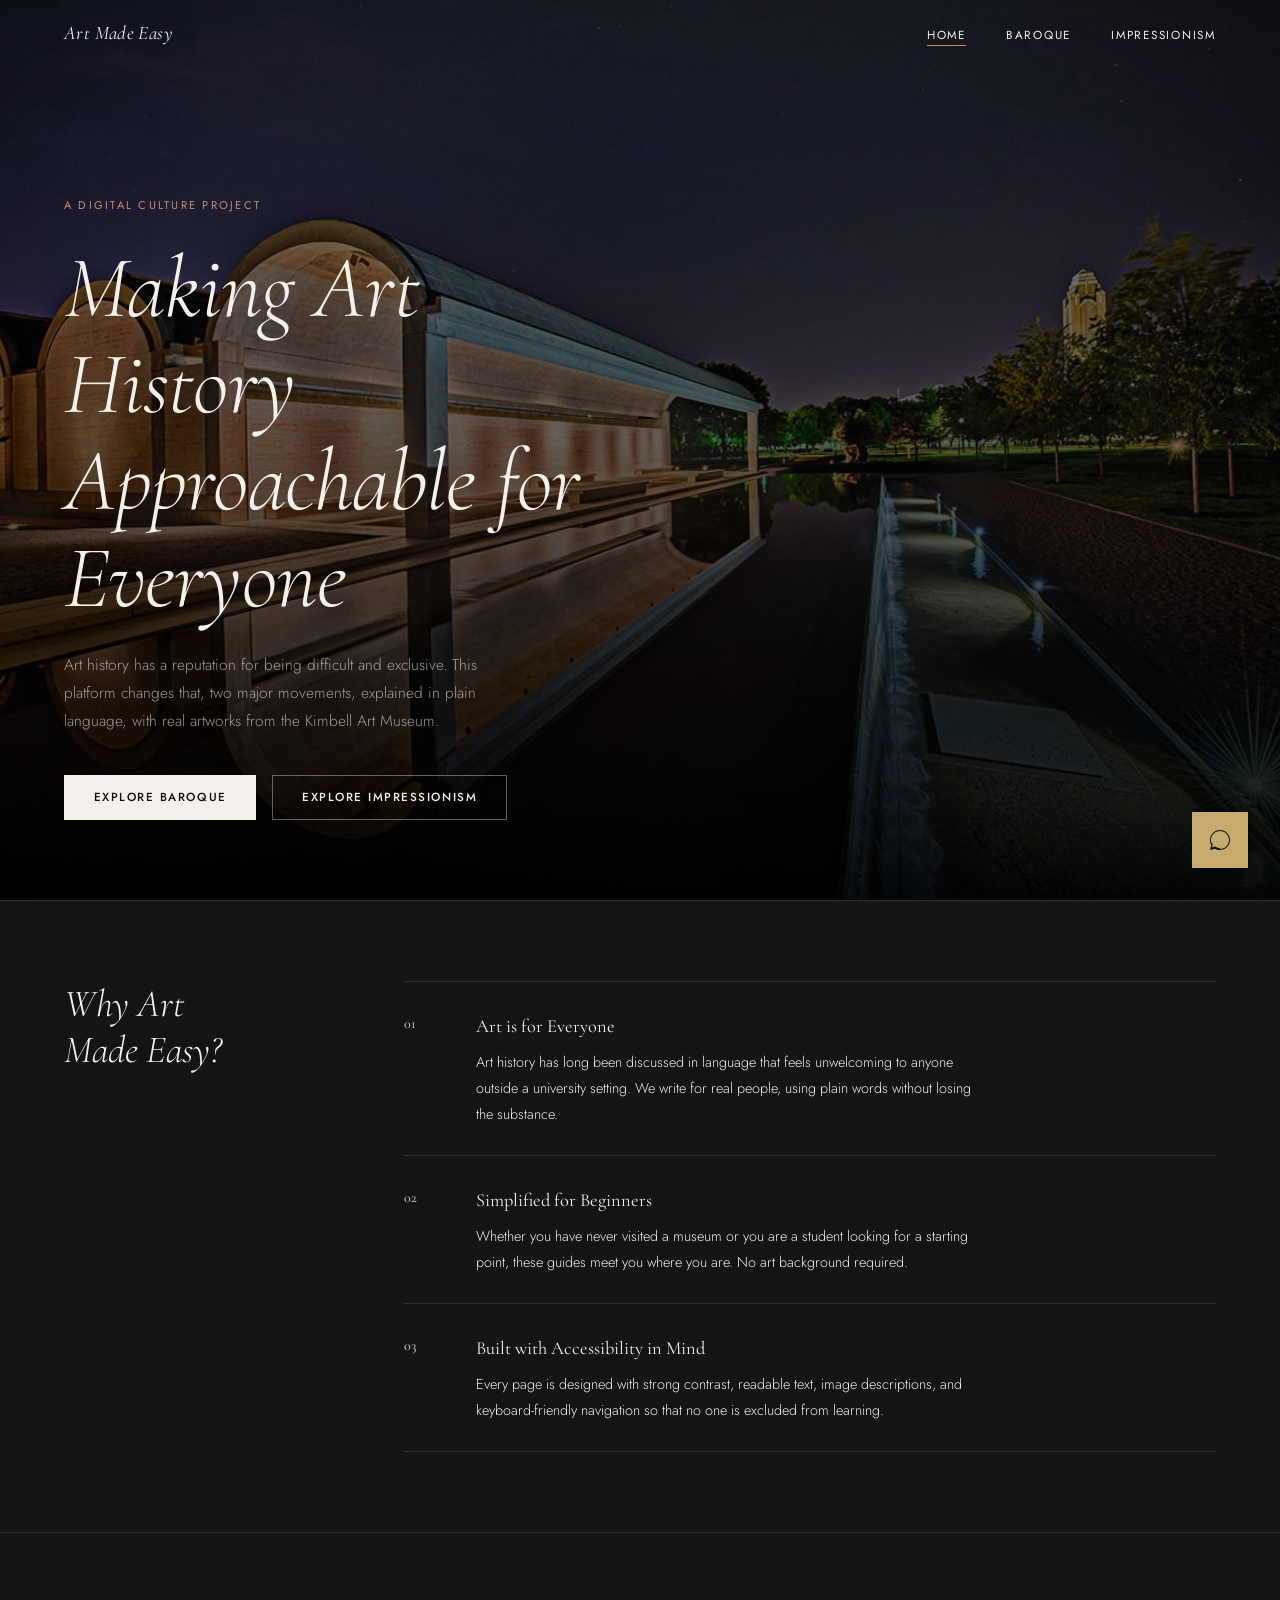
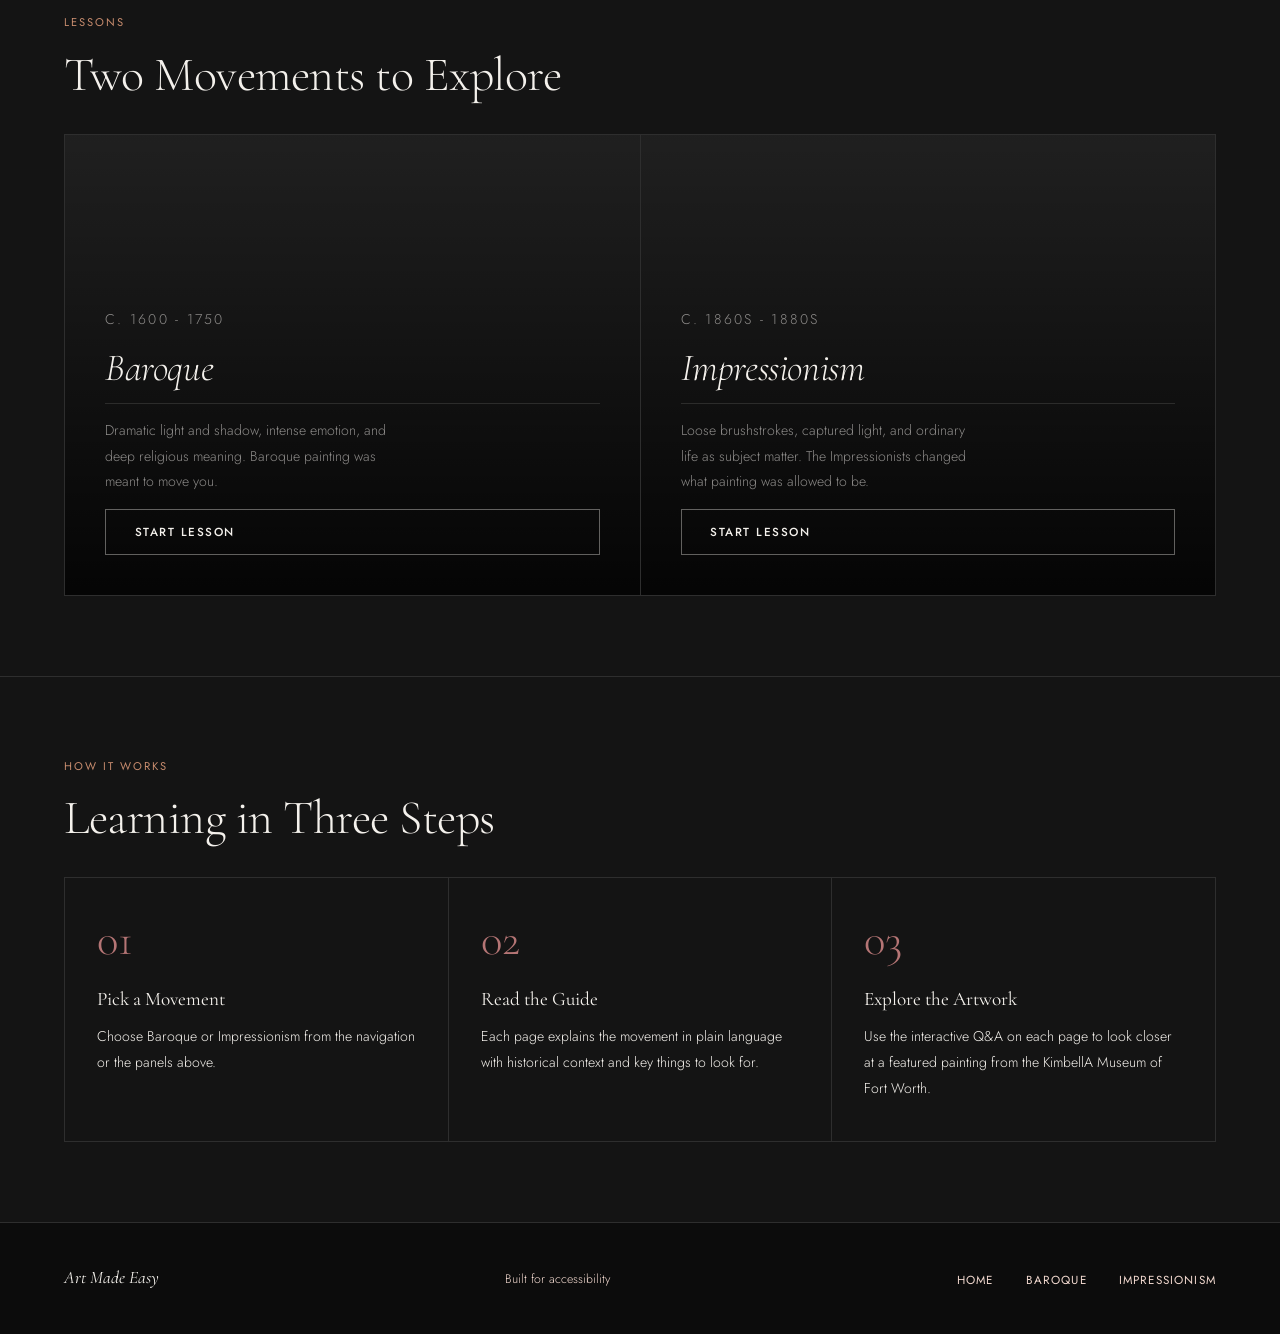
<file: index.html>
<!DOCTYPE html>
<html lang="en">
<head>
  <meta charset="UTF-8" />
  <meta name="viewport" content="width=device-width, initial-scale=1.0" />
  <meta name="description" content="Art Made Easy, a free, accessible platform that makes art history simple and approachable for everyone." />
  <title>Art Made Easy</title>
  <link rel="stylesheet" href="style.css" />
</head>
<body>

  <a class="skip-link" href="#main-content">Skip to main content</a>

  <!-- =============================================
       NAVIGATION, fixed, transparent until scroll
  ============================================= -->
  <nav class="site-nav" aria-label="Main navigation">
    <div class="container site-nav__inner">
      <a class="site-nav__logo" href="index.html" aria-label="Art Made Easy, Home">Art Made Easy</a>
      <button class="nav-toggle" aria-expanded="false" aria-controls="nav-links" aria-label="Toggle navigation menu">&#9776;</button>
      <ul class="site-nav__links" id="nav-links" role="list">
        <li><a href="index.html" aria-current="page">Home</a></li>
        <li><a href="baroque.html">Baroque</a></li>
        <li><a href="impressionism.html">Impressionism</a></li>
      </ul>
    </div>
  </nav>

  <main id="main-content">

    <!-- =============================================
         HERO, full-bleed dark image
    ============================================= -->
    <section class="hero" aria-labelledby="hero-heading">

      <!-- Background image slot.
           TO ADD YOUR PHOTO: uncomment the <img> tag below,
           save your file as hero-bg.jpg in the project folder. -->
      <div class="hero__bg" aria-hidden="true">
         <img src="kimbell_arts.jpg" alt="" />
      </div>

      <div class="hero__overlay" aria-hidden="true"></div>

      <div class="hero__content">
        <div class="container">
          <span class="hero__eyebrow">A Digital Culture Project</span>
          <h1 id="hero-heading">Making Art History Approachable for Everyone</h1>
          <p class="hero__desc">
            Art history has a reputation for being difficult and exclusive.
            This platform changes that, two major movements, explained in plain
            language, with real artworks from the Kimbell Art Museum.
          </p>
          <div class="hero__links">
            <a href="baroque.html" class="btn btn--light">Explore Baroque</a>
            <a href="impressionism.html" class="btn btn--outline">Explore Impressionism</a>
          </div>
        </div>
      </div>

    </section>

    <!-- =============================================
         MISSION
    ============================================= -->
    <div class="about-strip">
      <div class="container about-strip__inner">

        <h2 class="about-strip__heading">Why Art<br>Made Easy?</h2>

        <ul class="mission-list" aria-label="Our three guiding principles">
          <li>
            <span class="mission-list__num">01</span>
            <div class="mission-list__text">
              <strong>Art is for Everyone</strong>
              <p>
                Art history has long been discussed in language that feels unwelcoming
                to anyone outside a university setting. We write for real people, using
                plain words without losing the substance.
              </p>
            </div>
          </li>
          <li>
            <span class="mission-list__num">02</span>
            <div class="mission-list__text">
              <strong>Simplified for Beginners</strong>
              <p>
                Whether you have never visited a museum or you are a student looking
                for a starting point, these guides meet you where you are.
                No art background required.
              </p>
            </div>
          </li>
          <li>
            <span class="mission-list__num">03</span>
            <div class="mission-list__text">
              <strong>Built with Accessibility in Mind</strong>
              <p>
                Every page is designed with strong contrast, readable text, image
                descriptions, and keyboard-friendly navigation so that no one is
                excluded from learning.
              </p>
            </div>
          </li>
        </ul>

      </div>
    </div>

    <!-- =============================================
         MOVEMENTS
    ============================================= -->
    <section class="movements-section" aria-labelledby="movements-heading">
      <div class="container">

        <span class="eyebrow">Lessons</span>
        <h2 id="movements-heading">Two Movements to Explore</h2>

        <div class="movements-grid" role="list">

          <!-- Baroque panel -->
          <article class="movement-panel" aria-label="Baroque lesson" role="listitem">
            <!-- Background image slot.
                 TO ADD: uncomment, save file as baroque-panel.jpg -->
            <div class="movement-panel__bg" aria-hidden="true">
              <!-- <img src="baroque-panel.jpg" alt="" /> -->
            </div>
            <div class="movement-panel__overlay" aria-hidden="true"></div>
            <div class="movement-panel__content">
              <p class="movement-panel__era">c. 1600 - 1750</p>
              <h3>Baroque</h3>
              <p>
                Dramatic light and shadow, intense emotion, and deep religious meaning.
                Baroque painting was meant to move you.
              </p>
              <a href="baroque.html" class="btn btn--outline" aria-label="Start the Baroque lesson">Start Lesson</a>
            </div>
          </article>

          <!-- Impressionism panel -->
          <article class="movement-panel" aria-label="Impressionism lesson" role="listitem">
            <div class="movement-panel__bg" aria-hidden="true">
              <!-- <img src="impressionism-panel.jpg" alt="" /> -->
            </div>
            <div class="movement-panel__overlay" aria-hidden="true"></div>
            <div class="movement-panel__content">
              <p class="movement-panel__era">c. 1860s - 1880s</p>
              <h3>Impressionism</h3>
              <p>
                Loose brushstrokes, captured light, and ordinary life as subject matter.
                The Impressionists changed what painting was allowed to be.
              </p>
              <a href="impressionism.html" class="btn btn--outline" aria-label="Start the Impressionism lesson">Start Lesson</a>
            </div>
          </article>

        </div>
      </div>
    </section>

    <!-- =============================================
         HOW IT WORKS
    ============================================= -->
    <section class="steps-section" aria-labelledby="steps-heading">
      <div class="container">
        <span class="eyebrow">How It Works</span>
        <h2 id="steps-heading">Learning in Three Steps</h2>
        <div class="steps-grid" role="list">

          <div class="step-cell" role="listitem">
            <span class="step-cell__num">01</span>
            <strong>Pick a Movement</strong>
            <p>Choose Baroque or Impressionism from the navigation or the panels above.</p>
          </div>

          <div class="step-cell" role="listitem">
            <span class="step-cell__num">02</span>
            <strong>Read the Guide</strong>
            <p>Each page explains the movement in plain language with historical context and key things to look for.</p>
          </div>

          <div class="step-cell" role="listitem">
            <span class="step-cell__num">03</span>
            <strong>Explore the Artwork</strong>
            <p>Use the interactive Q&amp;A on each page to look closer at a featured painting from the  KimbellA Museum of Fort Worth.</p>
          </div>

        </div>
      </div>
    </section>

  </main>

  <!-- =============================================
       FOOTER
  ============================================= -->
  <footer class="site-footer" role="contentinfo">
    <div class="container site-footer__inner">
      <a class="site-footer__logo" href="index.html">Art Made Easy</a>
      <p class="site-footer__copy">Built for accessibility</p>
      <nav aria-label="Footer navigation">
        <ul class="site-footer__links" role="list">
          <li><a href="index.html">Home</a></li>
          <li><a href="baroque.html">Baroque</a></li>
          <li><a href="impressionism.html">Impressionism</a></li>
        </ul>
      </nav>
    </div>
  </footer>

  <script src="script.js"></script>
  <!-- AI Chatbot -->
<div id="chat-widget"></div>
<script src="chatbot.js"></script>
</body>
</html>
</file>
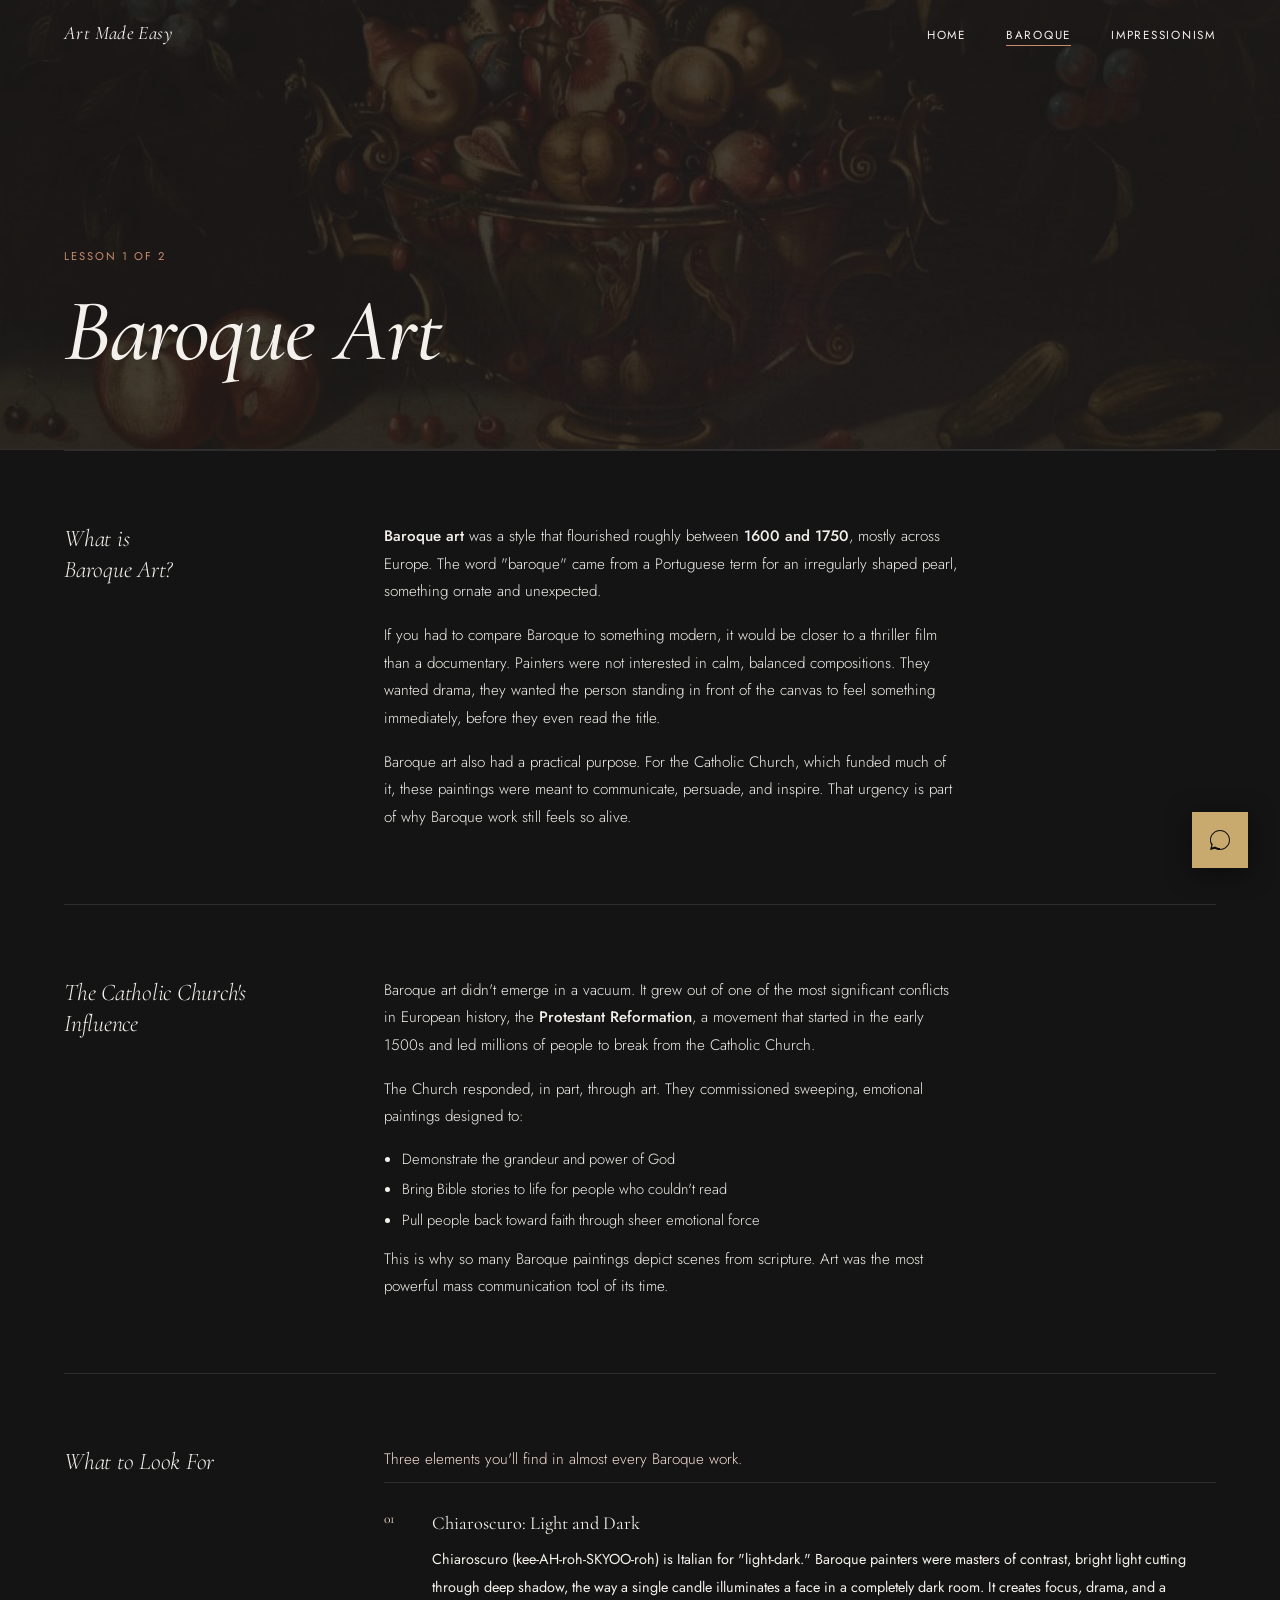
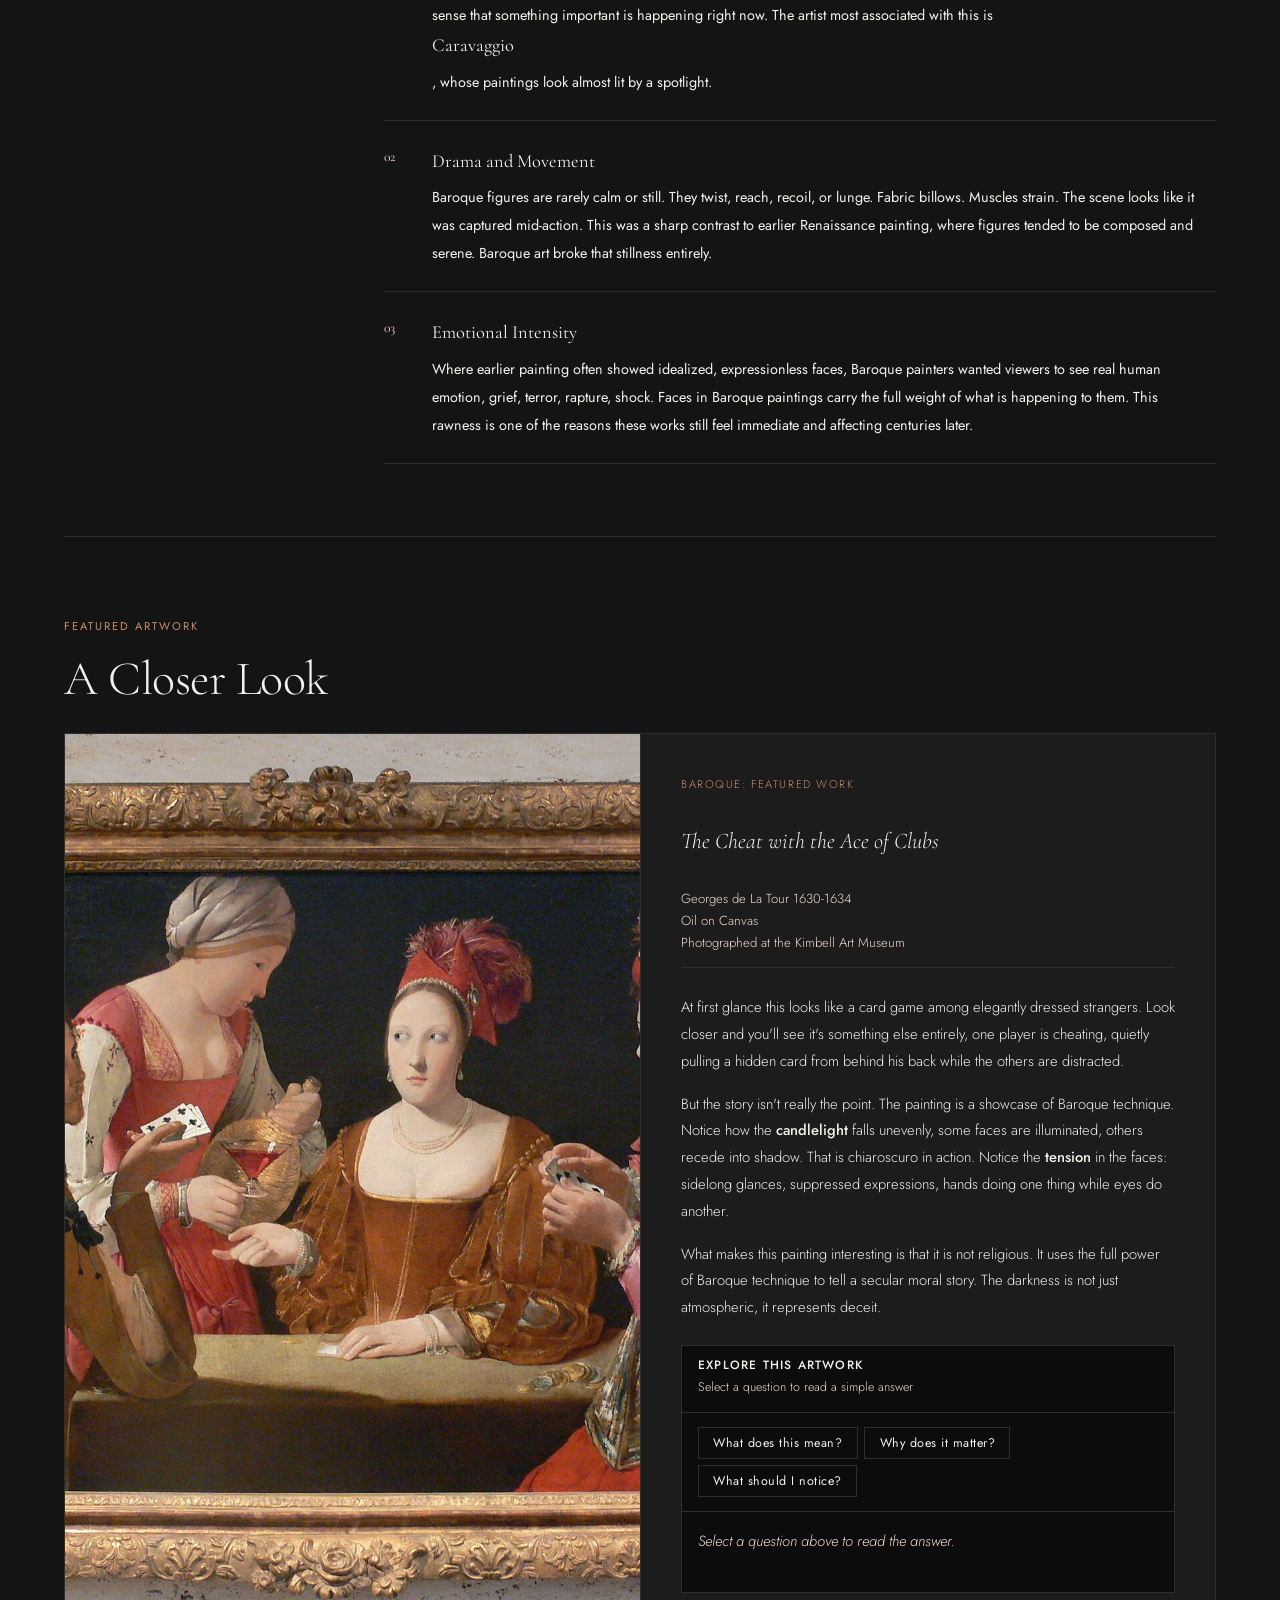
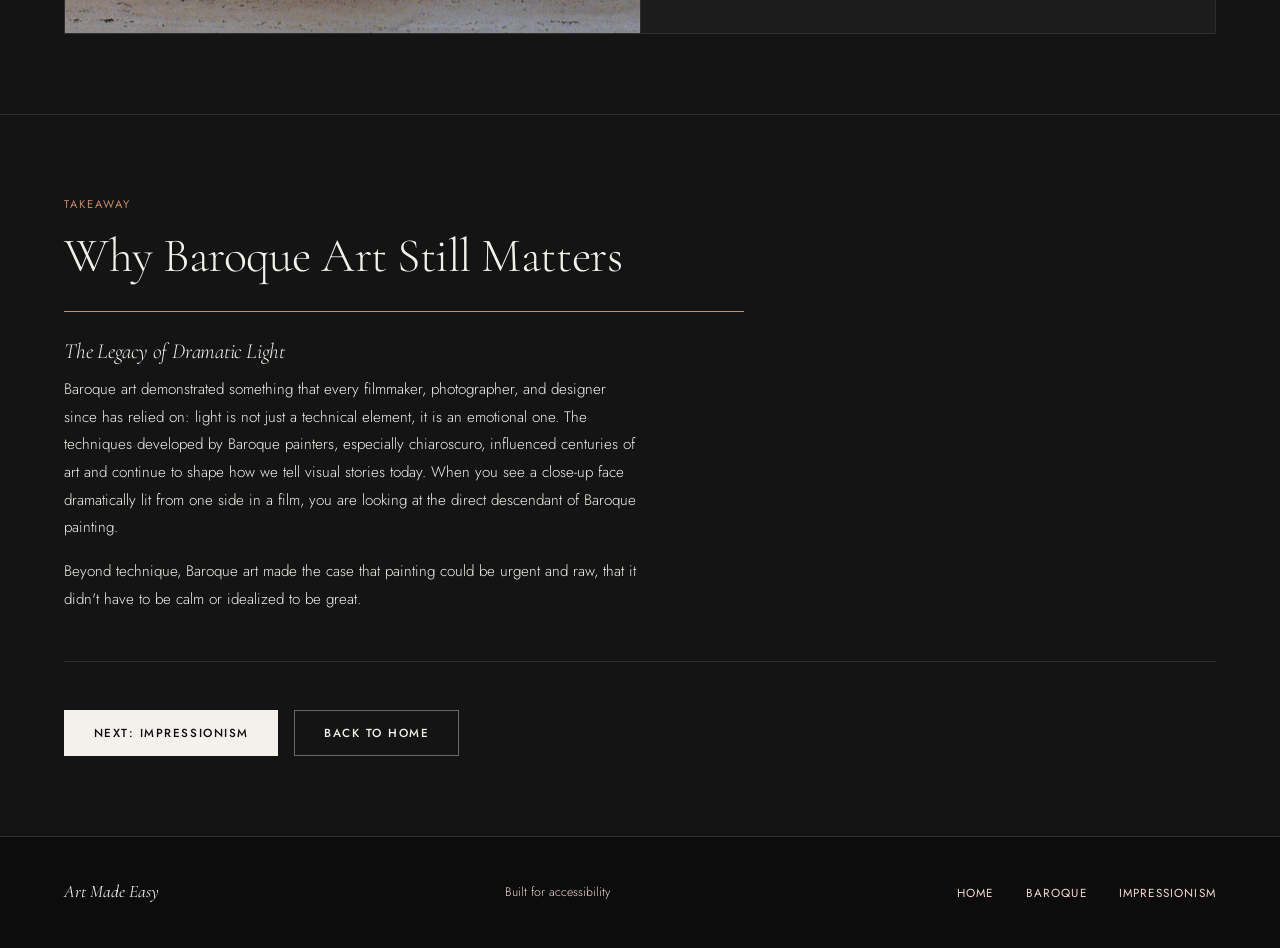
<file: baroque.html>
<!DOCTYPE html>
<html lang="en">
<head>
  <meta charset="UTF-8" />
  <meta name="viewport" content="width=device-width, initial-scale=1.0" />
  <meta name="description" content="Learn about Baroque art in clear, simple language. Discover chiaroscuro, dramatic movement, and the Catholic Church's influence." />
  <title>Baroque Art, Art Made Easy</title>
  <link rel="stylesheet" href="style.css" />
</head>
<body>

  <a class="skip-link" href="#main-content">Skip to main content</a>

  <!-- Navigation -->
  <nav class="site-nav" aria-label="Main navigation">
    <div class="container site-nav__inner">
      <a class="site-nav__logo" href="index.html" aria-label="Art Made Easy, Home">Art Made Easy</a>
      <button class="nav-toggle" aria-expanded="false" aria-controls="nav-links" aria-label="Toggle navigation menu">&#9776;</button>
      <ul class="site-nav__links" id="nav-links" role="list">
        <li><a href="index.html">Home</a></li>
        <li><a href="baroque.html" aria-current="page">Baroque</a></li>
        <li><a href="impressionism.html">Impressionism</a></li>
      </ul>
    </div>
  </nav>

  <main id="main-content">

    <!-- =============================================
         PAGE HERO
    ============================================= -->
    <section class="page-hero" aria-labelledby="page-title">
      <div class="page-hero__bg" aria-hidden="true">
        <img src="antonio_ponce.jpg" alt="" /> 
      </div>
      <div class="page-hero__overlay" aria-hidden="true"></div>
      <div class="page-hero__content">
        <div class="container">
          <span class="eyebrow">Lesson 1 of 2</span>
          <h1 id="page-title"> <strong>Baroque Art</strong> </h1>
        </div>
      </div>
    </section>

    <!-- =============================================
         CONTENT SECTIONS
    ============================================= -->
    <div class="container">

      <!-- What is Baroque -->
      <div class="content-row" aria-labelledby="what-baroque">
        <div class="content-row__label">
          <h2 id="what-baroque">What is<br>Baroque Art?</h2>
        </div>
        <div class="content-body">
          <p>
            <strong>Baroque art</strong> was a style that flourished roughly between
            <strong>1600 and 1750</strong>, mostly across Europe. The word "baroque" came from
            a Portuguese term for an irregularly shaped pearl, something ornate and unexpected.
          </p>
          <p>
            If you had to compare Baroque to something modern, it would be closer to a thriller
            film than a documentary. Painters were not interested in calm, balanced compositions.
            They wanted drama, they wanted the person standing in front of the canvas to feel
            something immediately, before they even read the title.
          </p>
          <p>
            Baroque art also had a practical purpose. For the Catholic Church, which funded much
            of it, these paintings were meant to communicate, persuade, and inspire. That
            urgency is part of why Baroque work still feels so alive.
          </p>
        </div>
      </div>

      <!-- The Church -->
      <div class="content-row" aria-labelledby="church-heading">
        <div class="content-row__label">
          <h2 id="church-heading">The Catholic Church's Influence</h2>
        </div>
        <div class="content-body">
          <p>
            Baroque art didn't emerge in a vacuum. It grew out of one of the most significant
            conflicts in European history, the <strong>Protestant Reformation</strong>,
            a movement that started in the early 1500s and led millions of people to break
            from the Catholic Church.
          </p>
          <p>The Church responded, in part, through art. They commissioned sweeping, emotional paintings designed to:</p>
          <ul aria-label="Goals of Church-commissioned Baroque art">
            <li>Demonstrate the grandeur and power of God</li>
            <li>Bring Bible stories to life for people who couldn't read</li>
            <li>Pull people back toward faith through sheer emotional force</li>
          </ul>
          <p>
            This is why so many Baroque paintings depict scenes from scripture. Art was the
            most powerful mass communication tool of its time.
          </p>
        </div>
      </div>

      <!-- Key Features -->
      <div class="content-row" aria-labelledby="features-heading">
        <div class="content-row__label">
          <h2 id="features-heading">What to Look For</h2>
        </div>
        <div class="content-body">
          <p style="margin-bottom: 0.5rem; color: var(--white-faint);">
            Three elements you'll find in almost every Baroque work.
          </p>
          <table class="features-table" aria-label="Key features of Baroque art">
            <tbody>
              <tr>
                <td>01</td>
                <td>
                  <strong>Chiaroscuro: Light and Dark</strong>
                  <span>
                    Chiaroscuro (kee-AH-roh-SKYOO-roh) is Italian for "light-dark."
                    Baroque painters were masters of contrast, bright light cutting through
                    deep shadow, the way a single candle illuminates a face in a completely
                    dark room. It creates focus, drama, and a sense that something important
                    is happening right now. The artist most associated with this is
                    <strong>Caravaggio</strong>, whose paintings look almost lit by a spotlight.
                  </span>
                </td>
              </tr>
              <tr>
                <td>02</td>
                <td>
                  <strong>Drama and Movement</strong>
                  <span>
                    Baroque figures are rarely calm or still. They twist, reach, recoil, or
                    lunge. Fabric billows. Muscles strain. The scene looks like it was
                    captured mid-action. This was a sharp contrast to earlier Renaissance
                    painting, where figures tended to be composed and serene. Baroque art
                    broke that stillness entirely.
                  </span>
                </td>
              </tr>
              <tr>
                <td>03</td>
                <td>
                  <strong>Emotional Intensity</strong>
                  <span>
                    Where earlier painting often showed idealized, expressionless faces,
                    Baroque painters wanted viewers to see real human emotion, grief, terror,
                    rapture, shock. Faces in Baroque paintings carry the full weight of what
                    is happening to them. This rawness is one of the reasons these works
                    still feel immediate and affecting centuries later.
                  </span>
                </td>
              </tr>
            </tbody>
          </table>
        </div>
      </div>

    </div>
    <!-- end .container for content rows -->

    <!-- =============================================
         ARTWORK SECTION, full-width feel
    ============================================= -->
    <section class="section" aria-labelledby="artwork-heading">
      <div class="container">

        <span class="eyebrow">Featured Artwork</span>
        <h2 id="artwork-heading" style="margin-bottom: 1.75rem;">A Closer Look</h2>

        <div class="artwork-block" role="figure" aria-labelledby="artwork-title">

          <!-- Image slot -->
          <div class="artwork-block__img">
            <!--
              TO ADD YOUR MUSEUM PHOTO:
              1. Save your photo as  cheat-ace-clubs.jpg  in this folder
              2. Delete the entire .img-placeholder block below
              3. Uncomment the <img> tag

              -->

              <img
                src="cheat-ace-clubs.jpg"
                alt="The Cheat with the Ace of Clubs photographed at the Kimbell Art
                     Museum. A candlelit card game scene where one player
                     secretly pulls a hidden card from behind his back. Warm light falls
                     on some faces while others recede into deep shadow, a clear example
                     of Baroque chiaroscuro technique."
                width="700"
                height="560"
              />
            
           
          </div>

          <!-- Info -->
          <div class="artwork-block__info">
            <p class="artwork-block__label">Baroque: Featured Work</p>
            <p class="artwork-block__title" id="artwork-title">The Cheat with the Ace of Clubs</p>
            <p class="artwork-block__meta">
              Georges de La Tour  1630-1634<br>
              Oil on Canvas<br>
              Photographed at the Kimbell Art Museum
            </p>
            <div class="artwork-block__body">
              <p>
                At first glance this looks like a card game among elegantly dressed strangers.
                Look closer and you'll see it's something else entirely, one player is cheating,
                quietly pulling a hidden card from behind his back while the others are distracted.
              </p>
              <p>
                But the story isn't really the point. The painting is a showcase of Baroque
                technique. Notice how the <strong>candlelight</strong> falls unevenly, some
                faces are illuminated, others recede into shadow. That is chiaroscuro in action.
                Notice the <strong>tension</strong> in the faces: sidelong glances, suppressed
                expressions, hands doing one thing while eyes do another.
              </p>
              <p>
                What makes this painting interesting is that it is not religious. It uses the
                full power of Baroque technique to tell a secular moral story. The darkness
                is not just atmospheric, it represents deceit.
              </p>

              <!-- Q&A box -->
              <div class="qa-box" aria-label="Interactive questions about this artwork">
                <div class="qa-box__header">
                  <h3>Explore This Artwork</h3>
                  <p>Select a question to read a simple answer</p>
                </div>
                <div class="qa-box__questions" role="group" aria-label="Question buttons">
                  <button class="qa-btn"
                    data-answer="This painting tells the story of a card game where one player is secretly cheating, he's pulling a card from behind his back while the others look away. The artist used this scene to make a point about moral corruption. The physical darkness in the painting mirrors the moral darkness of the deception taking place."
                    aria-label="Question: What does this painting mean?">
                    What does this mean?
                  </button>
                  <button class="qa-btn"
                    data-answer="This painting matters because it proves Baroque technique could serve more than religious subjects. It applies all the drama and emotional intensity of the style to an everyday moral story, and it shows how art can make you look slowly. The cheating isn't obvious at first glance, which makes the painting feel like a puzzle you solve over time."
                    aria-label="Question: Why does this painting matter?">
                    Why does it matter?
                  </button>
                  <button class="qa-btn"
                    data-answer="Start with the light. Notice where it falls and where it doesn't, some faces are fully visible, others half-hidden in shadow. Then look at the hands: one player is quietly pulling a card from behind his back. Look at the eyes next: each person is looking somewhere different, passing secret glances. Finally, the expensive clothing tells you these are wealthy people, which makes the dishonesty feel even more deliberate."
                    aria-label="Question: What should I look for?">
                    What should I notice?
                  </button>
                </div>
                <div class="qa-box__answer" aria-live="polite" aria-atomic="true">
                  <p class="qa-box__answer-text qa-box__placeholder">
                    Select a question above to read the answer.
                  </p>
                </div>
              </div>

            </div>
          </div>
        </div>
      </div>
    </section>

    <!-- =============================================
         WHY IT MATTERS
    ============================================= -->
    <section class="section" style="border-top: 1px solid var(--rule);" aria-labelledby="why-baroque">
      <div class="container">
        <span class="eyebrow">Takeaway</span>
        <h2 id="why-baroque" style="margin-bottom: 1.75rem;">Why Baroque Art Still Matters</h2>
        <div class="takeaway">
          <h3>The Legacy of Dramatic Light</h3>
          <p>
            Baroque art demonstrated something that every filmmaker, photographer, and designer
            since has relied on: light is not just a technical element, it is an emotional one.
            The techniques developed by Baroque painters, especially chiaroscuro, influenced
            centuries of art and continue to shape how we tell visual stories today. When you
            see a close-up face dramatically lit from one side in a film, you are looking at
            the direct descendant of Baroque painting.
          </p>
          <p>
            Beyond technique, Baroque art made the case that painting could be urgent and raw,
            that it didn't have to be calm or idealized to be great.
          </p>
        </div>
        <div class="page-nav">
          <a href="impressionism.html" class="btn btn--light">Next: Impressionism</a>
          <a href="index.html" class="btn btn--outline">Back to Home</a>
        </div>
      </div>
    </section>

  </main>

  <!-- Footer -->
  <footer class="site-footer" role="contentinfo">
    <div class="container site-footer__inner">
      <a class="site-footer__logo" href="index.html">Art Made Easy</a>
      <p class="site-footer__copy">Built for accessibility</p>
      <nav aria-label="Footer navigation">
        <ul class="site-footer__links" role="list">
          <li><a href="index.html">Home</a></li>
          <li><a href="baroque.html">Baroque</a></li>
          <li><a href="impressionism.html">Impressionism</a></li>
        </ul>
      </nav>
    </div>
  </footer>

  <script src="script.js"></script>
  <!-- AI Chatbot -->
<div id="chat-widget"></div>
<script src="chatbot.js"></script>
</body>
</html>
</file>
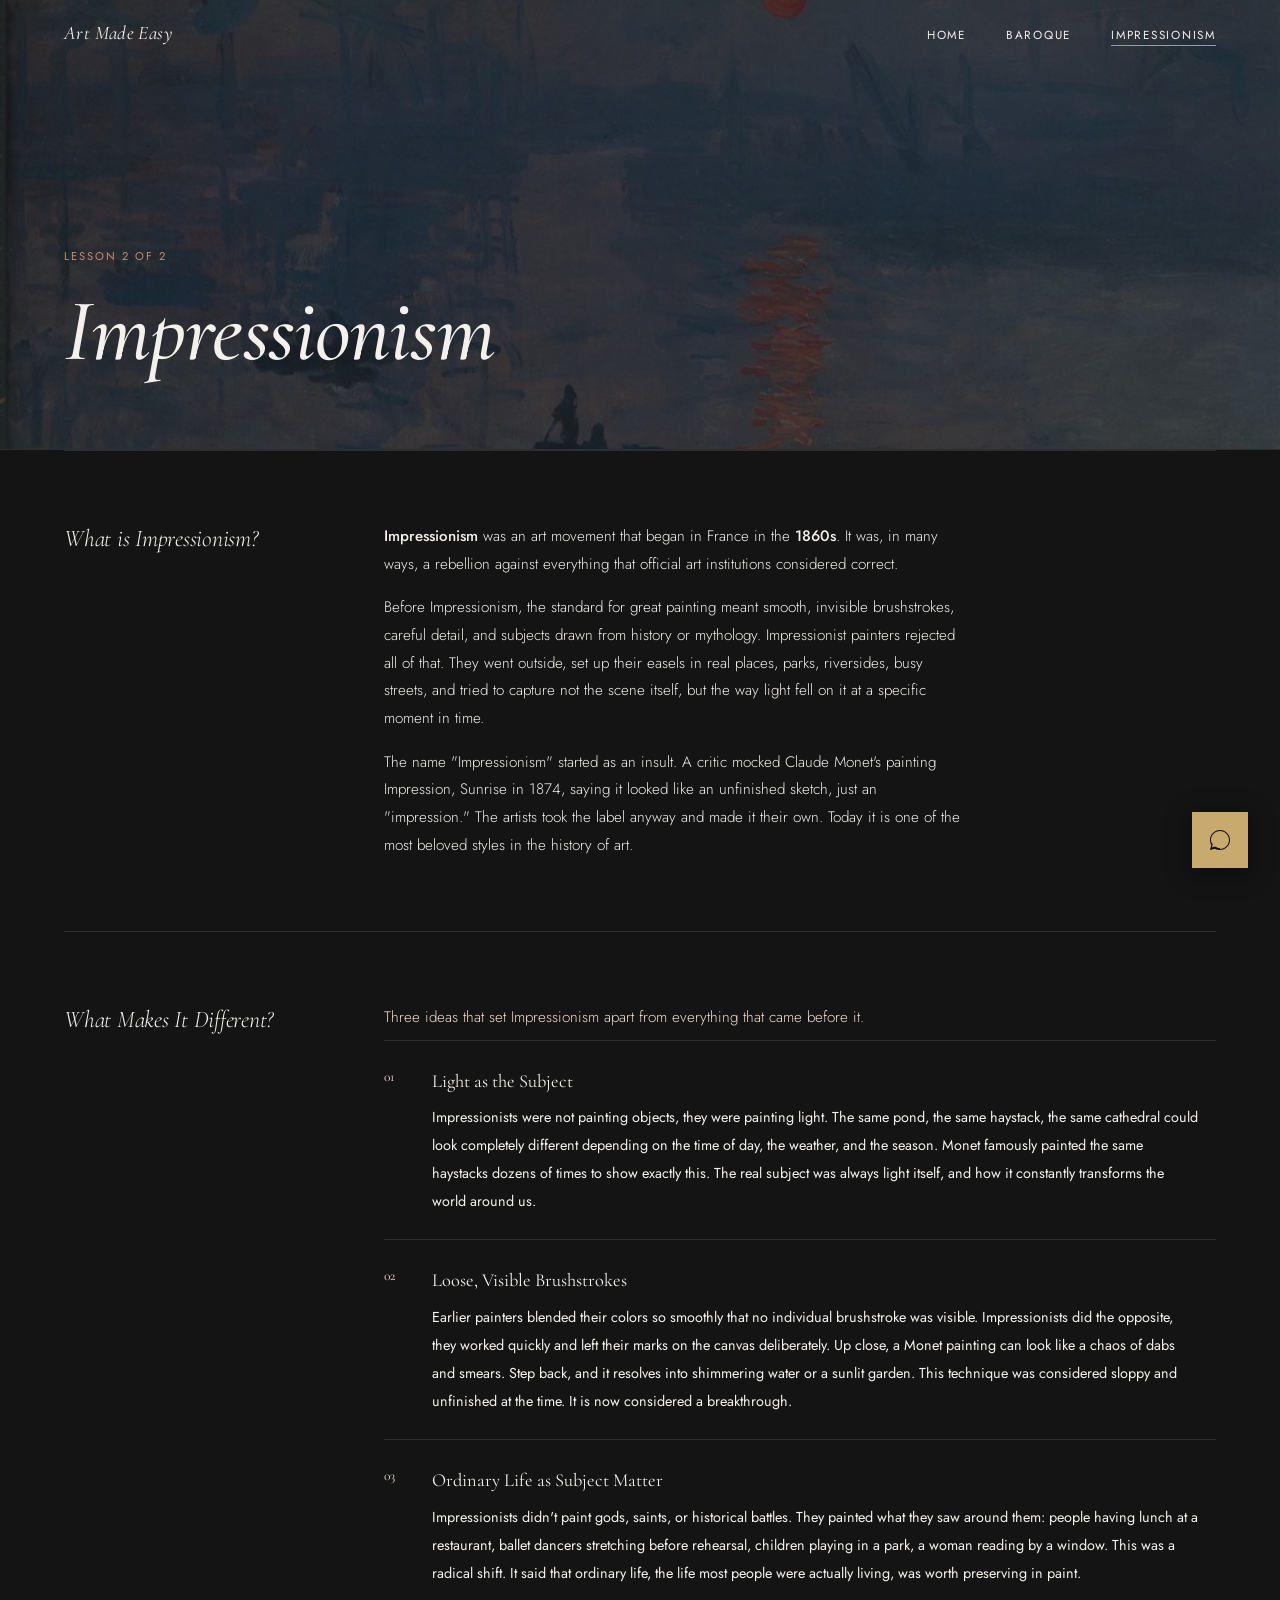
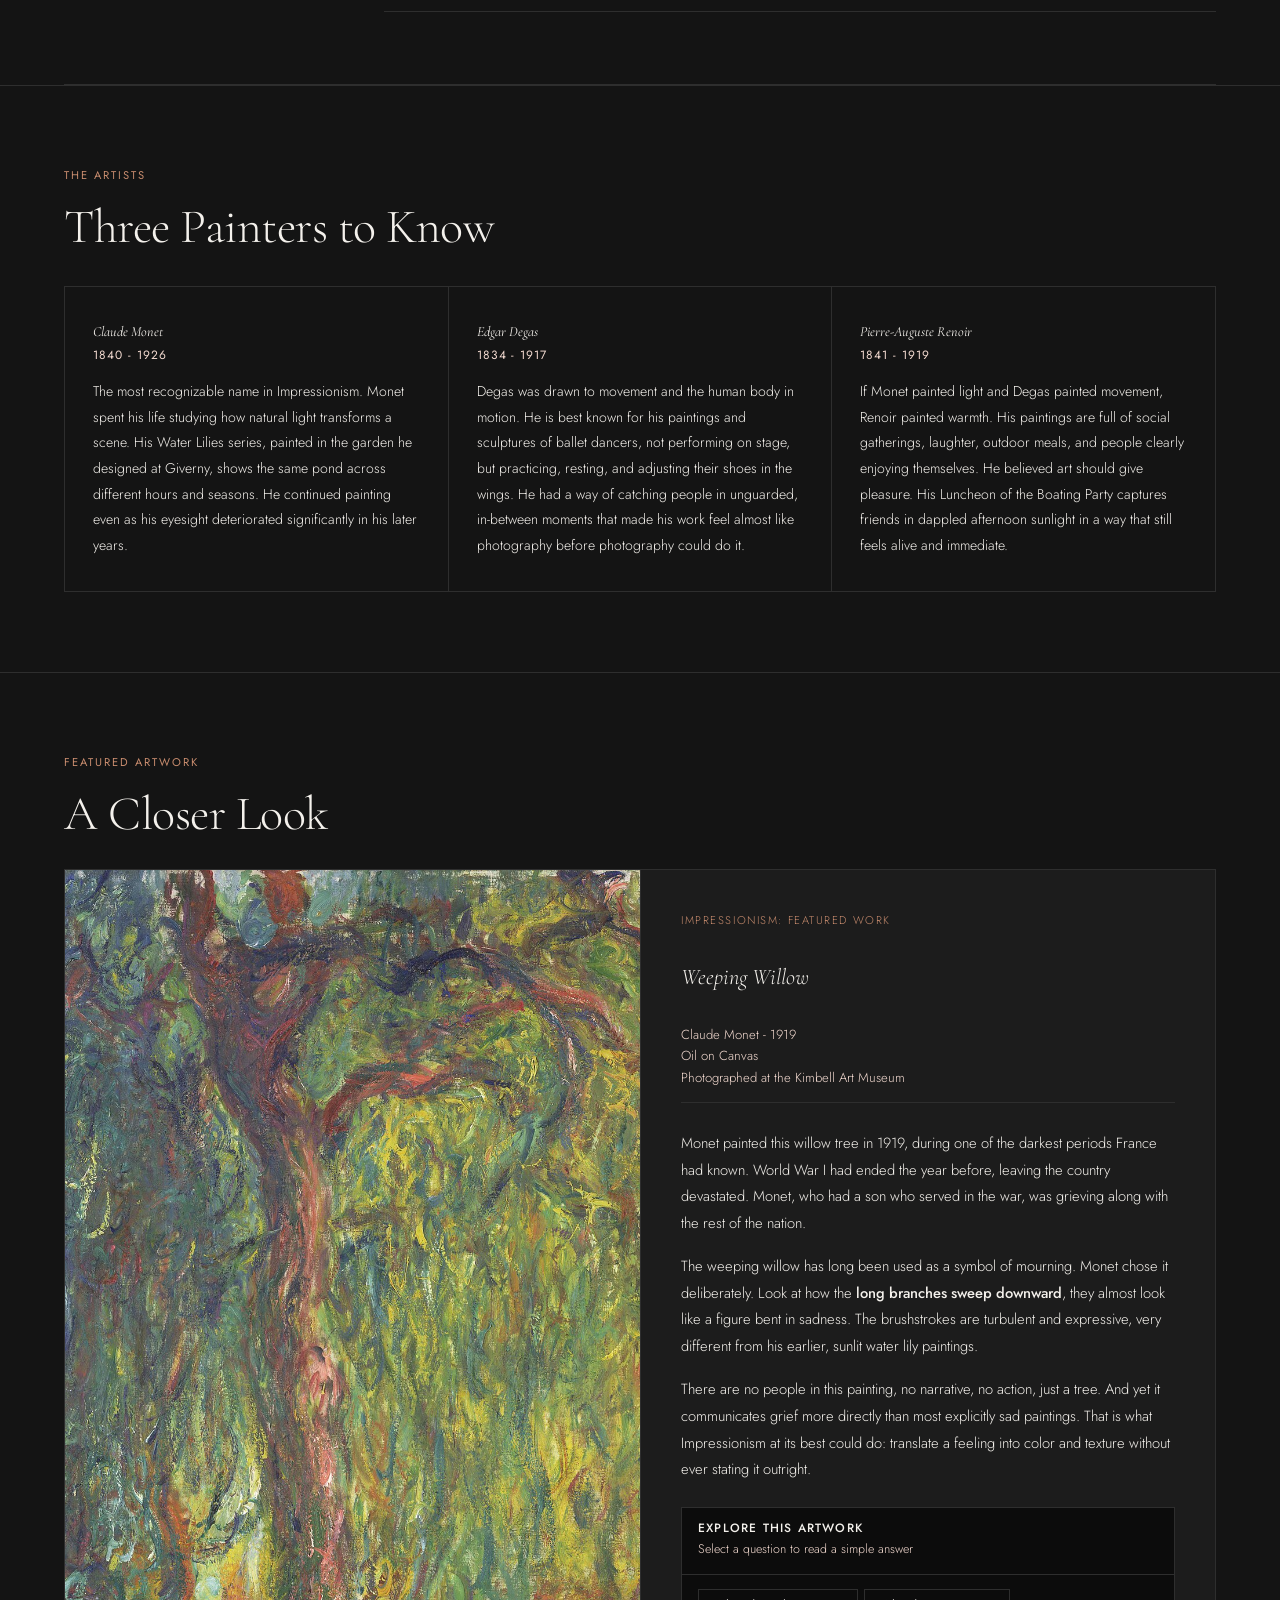
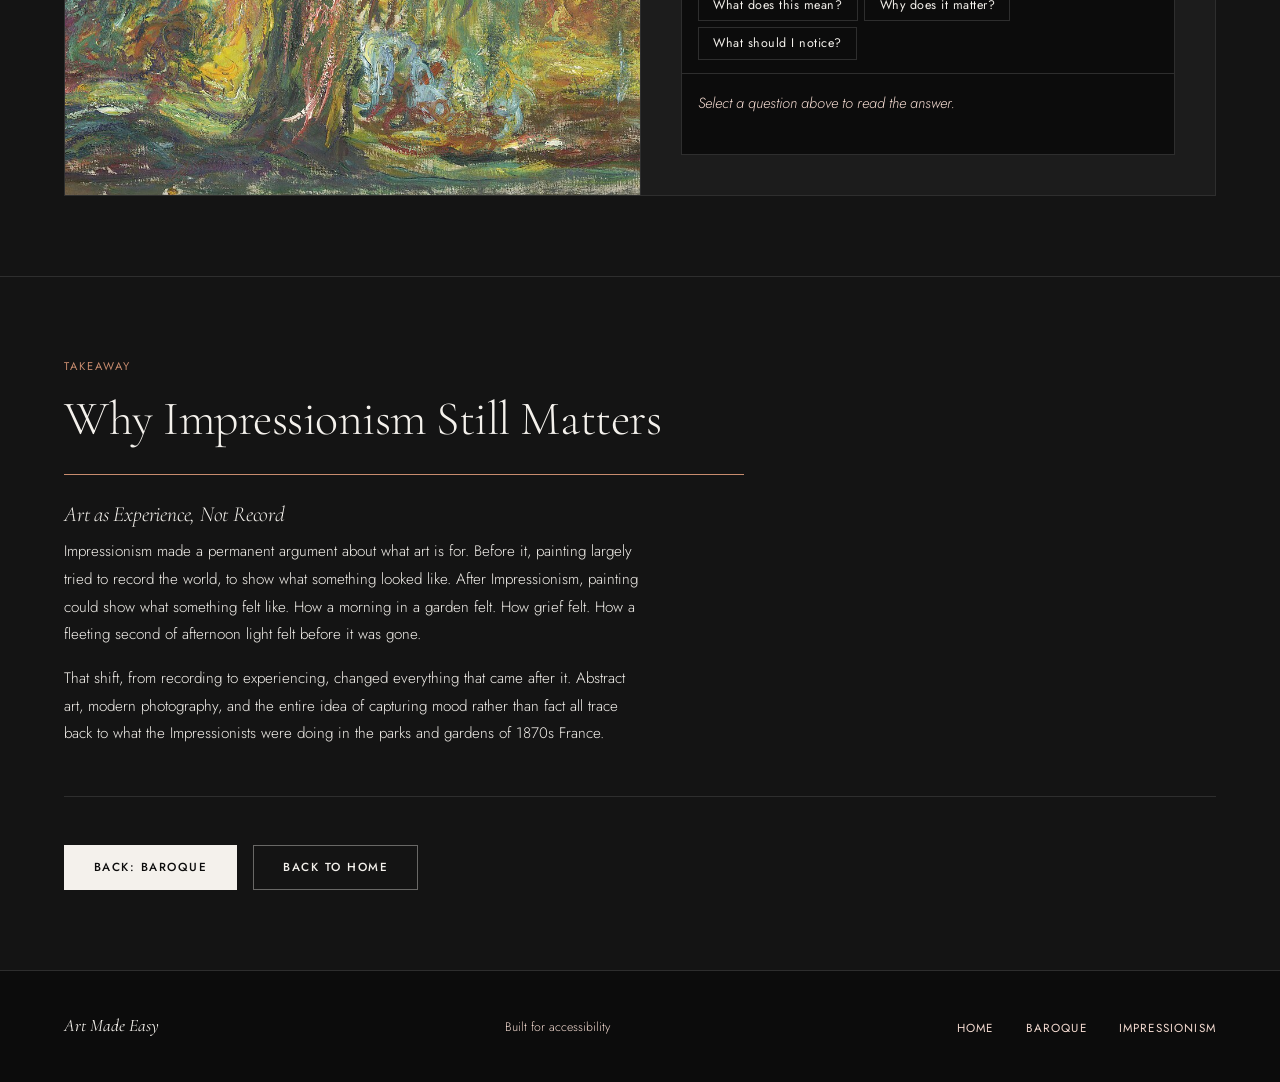
<file: impressionism.html>
<!DOCTYPE html>
<html lang="en">
<head>
  <meta charset="UTF-8" />
  <meta name="viewport" content="width=device-width, initial-scale=1.0" />
  <meta name="description" content="Learn about Impressionism in clear, simple language. Discover how Monet, Degas, and Renoir changed painting by chasing light and everyday life." />
  <title>Impressionism, Art Made Easy</title>
  <link rel="stylesheet" href="style.css" />
</head>
<body>

  <a class="skip-link" href="#main-content">Skip to main content</a>

  <!-- Navigation -->
  <nav class="site-nav" aria-label="Main navigation">
    <div class="container site-nav__inner">
      <a class="site-nav__logo" href="index.html" aria-label="Art Made Easy Home">Art Made Easy</a>
      <button class="nav-toggle" aria-expanded="false" aria-controls="nav-links" aria-label="Toggle navigation menu">&#9776;</button>
      <ul class="site-nav__links" id="nav-links" role="list">
        <li><a href="index.html">Home</a></li>
        <li><a href="baroque.html">Baroque</a></li>
        <li><a href="impressionism.html" aria-current="page">Impressionism</a></li>
      </ul>
    </div>
  </nav>

  <main id="main-content">

    <!-- =============================================
         PAGE HERO
    ============================================= -->
    <section class="page-hero" aria-labelledby="page-title">
      <div class="page-hero__bg" aria-hidden="true">
        <img src="impression-sunrise.jpg" alt="" />
      </div>
      <div class="page-hero__overlay" aria-hidden="true"></div>
      <div class="page-hero__content">
        <div class="container">
          <span class="eyebrow">Lesson 2 of 2</span>
          <h1 id="page-title"> <strong>Impressionism</strong></h1>
        </div>
      </div>
    </section>

    <!-- =============================================
         CONTENT SECTIONS
    ============================================= -->
    <div class="container">

      <!-- What is Impressionism -->
      <div class="content-row" aria-labelledby="what-impressionism">
        <div class="content-row__label">
          <h2 id="what-impressionism">What is Impressionism?</h2>
        </div>
        <div class="content-body">
          <p>
            <strong>Impressionism</strong> was an art movement that began in France in the
            <strong>1860s</strong>. It was, in many ways, a rebellion against everything that
            official art institutions considered correct.
          </p>
          <p>
            Before Impressionism, the standard for great painting meant smooth, invisible
            brushstrokes, careful detail, and subjects drawn from history or mythology.
            Impressionist painters rejected all of that. They went outside, set up their
            easels in real places, parks, riversides, busy streets, and tried to capture
            not the scene itself, but the way light fell on it at a specific moment in time.
          </p>
          <p>
            The name "Impressionism" started as an insult. A critic mocked Claude Monet's
            painting Impression, Sunrise in 1874, saying it looked like an unfinished
            sketch, just an "impression." The artists took the label anyway and made it their
            own. Today it is one of the most beloved styles in the history of art.
          </p>
        </div>
      </div>

      <!-- Key Ideas -->
      <div class="content-row" aria-labelledby="key-ideas">
        <div class="content-row__label">
          <h2 id="key-ideas">What Makes It Different?</h2>
        </div>
        <div class="content-body">
          <p style="margin-bottom: 0.5rem; color: var(--white-faint);">
            Three ideas that set Impressionism apart from everything that came before it.
          </p>
          <table class="features-table" aria-label="Key ideas of Impressionism">
            <tbody>
              <tr>
                <td>01</td>
                <td>
                  <strong>Light as the Subject</strong>
                  <span>
                    Impressionists were not painting objects, they were painting light.
                    The same pond, the same haystack, the same cathedral could look completely
                    different depending on the time of day, the weather, and the season.
                    Monet famously painted the same haystacks dozens of times to show exactly
                    this. The real subject was always light itself, and how it constantly
                    transforms the world around us.
                  </span>
                </td>
              </tr>
              <tr>
                <td>02</td>
                <td>
                  <strong>Loose, Visible Brushstrokes</strong>
                  <span>
                    Earlier painters blended their colors so smoothly that no individual
                    brushstroke was visible. Impressionists did the opposite, they worked
                    quickly and left their marks on the canvas deliberately. Up close, a Monet
                    painting can look like a chaos of dabs and smears. Step back, and it
                    resolves into shimmering water or a sunlit garden. This technique was
                    considered sloppy and unfinished at the time. It is now considered a
                    breakthrough.
                  </span>
                </td>
              </tr>
              <tr>
                <td>03</td>
                <td>
                  <strong>Ordinary Life as Subject Matter</strong>
                  <span>
                    Impressionists didn't paint gods, saints, or historical battles. They
                    painted what they saw around them: people having lunch at a restaurant,
                    ballet dancers stretching before rehearsal, children playing in a park,
                    a woman reading by a window. This was a radical shift. It said that
                    ordinary life, the life most people were actually living, was worth
                    preserving in paint.
                  </span>
                </td>
              </tr>
            </tbody>
          </table>
        </div>
      </div>

    </div>
    <!-- end .container -->

    <!-- =============================================
         ARTISTS SECTION
    ============================================= -->
    <section class="section" style="border-top: 1px solid var(--rule);" aria-labelledby="artists-heading">
      <div class="container">
        <span class="eyebrow">The Artists</span>
        <h2 id="artists-heading">Three Painters to Know</h2>

        <div class="artist-grid" role="list">

          <article class="artist-card" role="listitem" aria-label="About Claude Monet">
            <p class="artist-card__name">Claude Monet</p>
            <span class="artist-card__dates">1840 - 1926</span>
            <p>
              The most recognizable name in Impressionism. Monet spent his life studying how
              natural light transforms a scene. His Water Lilies series, painted in
              the garden he designed at Giverny, shows the same pond across different hours and
              seasons. He continued painting even as his eyesight deteriorated significantly in
              his later years.
            </p>
          </article>

          <article class="artist-card" role="listitem" aria-label="About Edgar Degas">
            <p class="artist-card__name">Edgar Degas</p>
            <span class="artist-card__dates">1834 - 1917</span>
            <p>
              Degas was drawn to movement and the human body in motion. He is best known for
              his paintings and sculptures of ballet dancers, not performing on stage, but
              practicing, resting, and adjusting their shoes in the wings. He had a way of
              catching people in unguarded, in-between moments that made his work feel almost
              like photography before photography could do it.
            </p>
          </article>

          <article class="artist-card" role="listitem" aria-label="About Pierre-Auguste Renoir">
            <p class="artist-card__name">Pierre-Auguste Renoir</p>
            <span class="artist-card__dates">1841 - 1919</span>
            <p>
              If Monet painted light and Degas painted movement, Renoir painted warmth.
              His paintings are full of social gatherings, laughter, outdoor meals, and people
              clearly enjoying themselves. He believed art should give pleasure. His
            Luncheon of the Boating Party captures friends in dappled afternoon
              sunlight in a way that still feels alive and immediate.
            </p>
          </article>

        </div>
      </div>
    </section>

    <!-- =============================================
         ARTWORK SECTION
    ============================================= -->
    <section class="section" style="border-top: 1px solid var(--rule);" aria-labelledby="artwork-heading">
      <div class="container">

        <span class="eyebrow">Featured Artwork</span>
        <h2 id="artwork-heading" style="margin-bottom: 1.75rem;">A Closer Look</h2>

        <div class="artwork-block" role="figure" aria-labelledby="artwork-title">

          <!-- Image slot -->
          <div class="artwork-block__img">

              <img
                src="weeping-willow.jpg"
                alt="Weeping Willow by Claude Monet, photographed at the KimbellArt
                     Museum. Long drooping branches sweep downward across
                     the canvas in loose, expressive brushstrokes of green and blue.
                     The painting has a heavy, sorrowful quality — there is no sunlight,
                     only the weight of the hanging branches."
                width="700"
                height="560"
              />

          </div>

          <!-- Info -->
          <div class="artwork-block__info">
            <p class="artwork-block__label">Impressionism: Featured Work</p>
            <p class="artwork-block__title" id="artwork-title">Weeping Willow</p>
            <p class="artwork-block__meta">
              Claude Monet - 1919<br>
              Oil on Canvas<br>
              Photographed at the Kimbell Art Museum
            </p>
            <div class="artwork-block__body">
              <p>
                Monet painted this willow tree in 1919, during one of the darkest periods
                France had known. World War I had ended the year before, leaving the country
                devastated. Monet, who had a son who served in the war, was grieving along
                with the rest of the nation.
              </p>
              <p>
                The weeping willow has long been used as a symbol of mourning. Monet chose
                it deliberately. Look at how the <strong>long branches sweep downward</strong>, they almost look like a figure bent in sadness. The brushstrokes are
                turbulent and expressive, very different from his earlier, sunlit water
                lily paintings.
              </p>
              <p>
                There are no people in this painting, no narrative, no action, just a tree.
                And yet it communicates grief more directly than most explicitly sad paintings.
                That is what Impressionism at its best could do: translate a feeling into
                color and texture without ever stating it outright.
              </p>

              <!-- Q&A box -->
              <div class="qa-box" aria-label="Interactive questions about the Weeping Willow">
                <div class="qa-box__header">
                  <h3>Explore This Artwork</h3>
                  <p>Select a question to read a simple answer</p>
                </div>
                <div class="qa-box__questions" role="group" aria-label="Question buttons">
                  <button class="qa-btn"
                    data-answer="This painting is Monet's way of expressing grief. He painted it in 1919, just after World War I ended. France had suffered enormous losses, and Monet was personally affected — his son had served in the war. The weeping willow has historically been a symbol of mourning, and Monet used it to put his sorrow directly onto canvas without ever showing a human face."
                    aria-label="Question: What does this painting mean?">
                    What does this mean?
                  </button>
                  <button class="qa-btn"
                    data-answer="This painting matters because it shows that Impressionism was not just about capturing pretty scenes in sunlight. At its most powerful, the style could carry heavy emotional weight. Monet used loose brushstrokes and cool, muted color to create something that feels like a painting of grief itself — not a description of grief, but the feeling of it."
                    aria-label="Question: Why does this painting matter?">
                    Why does it matter?
                  </button>
                  <button class="qa-btn"
                    data-answer="Look at the direction of the brushstrokes — they follow the downward sweep of the branches, reinforcing the sense of weight and falling. Notice the colors: there is no warm sunlight here. The greens are cool and the shadows are deep. Look at how the branches almost fill the entire canvas — there is no sky, no horizon, no sense of openness. Only the weight of the drooping branches pressing in from all sides."
                    aria-label="Question: What should I look for?">
                    What should I notice?
                  </button>
                </div>
                <div class="qa-box__answer" aria-live="polite" aria-atomic="true">
                  <p class="qa-box__answer-text qa-box__placeholder">
                    Select a question above to read the answer.
                  </p>
                </div>
              </div>

            </div>
          </div>
        </div>
      </div>
    </section>

    <!-- =============================================
         WHY IT MATTERS
    ============================================= -->
    <section class="section" style="border-top: 1px solid var(--rule);" aria-labelledby="why-impressionism">
      <div class="container">
        <span class="eyebrow">Takeaway</span>
        <h2 id="why-impressionism" style="margin-bottom: 1.75rem;">Why Impressionism Still Matters</h2>
        <div class="takeaway">
          <h3>Art as Experience, Not Record</h3>
          <p>
            Impressionism made a permanent argument about what art is for. Before it,
            painting largely tried to record the world, to show what something looked like.
            After Impressionism, painting could show what something felt like.
            How a morning in a garden felt. How grief felt. How a fleeting second of
            afternoon light felt before it was gone.
          </p>
          <p>
            That shift, from recording to experiencing, changed everything that came after it.
            Abstract art, modern photography, and the entire idea of capturing mood rather than
            fact all trace back to what the Impressionists were doing in the parks and gardens
            of 1870s France.
          </p>
        </div>
        <div class="page-nav">
          <a href="baroque.html" class="btn btn--light">Back: Baroque</a>
          <a href="index.html" class="btn btn--outline">Back to Home</a>
        </div>
      </div>
    </section>

  </main>

  <!-- Footer -->
  <footer class="site-footer" role="contentinfo">
    <div class="container site-footer__inner">
      <a class="site-footer__logo" href="index.html">Art Made Easy</a>
      <p class="site-footer__copy">Built for accessibility</p>
      <nav aria-label="Footer navigation">
        <ul class="site-footer__links" role="list">
          <li><a href="index.html">Home</a></li>
          <li><a href="baroque.html">Baroque</a></li>
          <li><a href="impressionism.html">Impressionism</a></li>
        </ul>
      </nav>
    </div>
  </footer>

  <script src="script.js"></script>
  <!-- AI Chatbot -->
<div id="chat-widget"></div>
<script src="chatbot.js"></script>
</body>
</html>
</file>
<file: style.css>
/* =============================================
   Art Made Easy, style.css
   Aesthetic: dark art gallery / museum world
   No emojis, no rounded cards, no AI template clichés
   ============================================= */

@import url('https://fonts.googleapis.com/css2?family=Cormorant+Garamond:ital,wght@0,300;0,400;0,600;1,300;1,400&family=Jost:wght@300;400;500&display=swap');

/* ---------- Variables ---------- */
:root {
  --black:        #0C0C0C;
  --dark:         #141414;
  --dark-mid:     #1C1C1C;
  --dark-soft:    #252525;
  --rule:         #2E2E2E;
  --rule-light:   #b57575;
  --white:        #F4F1EC;
  --white-dim:    rgb(244, 241, 236, 1);
  --white-faint:  rgba(255, 229, 218, 0.954);
  --accent:       #c88c6e;
  --accent-dim:   rgba(200, 169, 110, 0.15);

  --font-display: 'Cormorant Garamond', Georgia, serif;
  --font-ui:      'Jost', Helvetica, sans-serif;

  --max-w: 1160px;
  --ease:  cubic-bezier(0.25, 0.1, 0.25, 1);
}

/* ---------- Reset ---------- */
*, *::before, *::after { box-sizing: border-box; margin: 0; padding: 0; }
html { font-size: 16px; scroll-behavior: smooth; }

body {
  font-family: var(--font-ui);
  background: var(--dark);
  color: var(--white);
  line-height: 1.75;
  min-height: 100vh;
  display: flex;
  flex-direction: column;
  -webkit-font-smoothing: antialiased;
}

img { display: block; max-width: 100%; height: auto; }

a {
  color: inherit;
  text-decoration: none;
  transition: color 0.2s var(--ease), opacity 0.2s var(--ease);
}

a:focus-visible, button:focus-visible {
  outline: 1px solid var(--accent);
  outline-offset: 4px;
}

/* ---------- Typography ---------- */
h1, h2, h3 {
  font-family: var(--font-display);
  font-weight: 300;
  line-height: 1.1;
  color: var(--white);
  letter-spacing: -0.01em;
}

h1 { font-size: clamp(2.8rem, 7vw, 5.5rem); }
h2 { font-size: clamp(1.8rem, 4vw, 3rem); }
h3 { font-size: clamp(1.3rem, 2.5vw, 1.9rem); font-weight: 300; }

p {
  font-size: 0.95rem;
  font-weight: 300;
  color: var(--white-dim);
  line-height: 1.82;
  max-width: 64ch;
  margin-bottom: 1rem;
}
p:last-child { margin-bottom: 0; }
em { font-style: italic; }
strong { font-weight: 500; color: var(--white); }

/* ---------- Layout ---------- */
.container { width: 90%; max-width: var(--max-w); margin-inline: auto; }
.section { padding: 5rem 0; }

/* ---------- Skip link ---------- */
.skip-link {
  position: absolute; top: -999px; left: 8px;
  background: var(--accent); color: var(--black);
  padding: 6px 14px; font-size: 0.85rem;
  font-family: var(--font-ui); font-weight: 500;
  z-index: 9999;
}
.skip-link:focus { top: 8px; }

/* ============================================
   NAVIGATION
   ============================================ */
.site-nav {
  position: fixed;
  top: 0; left: 0; right: 0;
  z-index: 200;
  background: transparent;
  border-bottom: 1px solid transparent;
  transition: background 0.4s var(--ease), border-color 0.4s var(--ease);
}

/* JS adds .scrolled when user scrolls down */
.site-nav.scrolled {
  background: rgba(12, 12, 12, 0.96);
  border-bottom-color: var(--rule);
  backdrop-filter: blur(10px);
  -webkit-backdrop-filter: blur(10px);
}

.site-nav__inner {
  display: flex;
  align-items: center;
  justify-content: space-between;
  height: 68px;
}

.site-nav__logo {
  font-family: var(--font-display);
  font-size: 1.2rem;
  font-weight: 400;
  font-style: italic;
  color: var(--white);
  text-decoration: none;
  letter-spacing: 0.02em;
}
.site-nav__logo:hover { color: var(--accent); }

.site-nav__links { display: flex; list-style: none; gap: 2.5rem; align-items: center; }
.site-nav__links a {
  font-family: var(--font-ui);
  font-size: 0.73rem;
  font-weight: 400;
  letter-spacing: 0.15em;
  text-transform: uppercase;
  color: var(--white-dim);
  text-decoration: none;
  transition: color 0.2s;
  padding-bottom: 2px;
  border-bottom: 1px solid transparent;
}
.site-nav__links a:hover { color: var(--white); }
.site-nav__links a[aria-current="page"] {
  color: var(--white);
  border-bottom-color: var(--accent);
}

.nav-toggle {
  display: none; background: none; border: none;
  color: var(--white); font-size: 1.3rem;
  cursor: pointer; padding: 4px; line-height: 1;
}

/* ============================================
   HERO, Homepage
   Full-bleed dark image with text at bottom
   ============================================ */
.hero {
  position: relative;
  min-height: 100vh;
  display: flex;
  align-items: flex-end;
  overflow: hidden;
  background: var(--black);
}

.hero__bg {
  position: absolute; inset: 0; z-index: 0;
  background: var(--black);
}
.hero__bg img {
  width: 100%; height: 100%;
  object-fit: cover; opacity: 0.65;
}

/* Dark gradient overlay so text is always readable */
.hero__overlay {
  position: absolute; inset: 0; z-index: 1;
  background: linear-gradient(
    to top,
    rgba(0, 0, 0, 0.92) 0%,
    rgba(0, 0, 0, 0.40) 50%,
    rgba(0, 0, 0, 0.08) 100%
  );
}

.hero__content {
  position: relative; z-index: 2;
  padding-bottom: 5rem;
  width: 100%;
}

.hero__eyebrow {
  display: block;
  font-family: var(--font-ui);
  font-size: 0.7rem;
  font-weight: 400;
  letter-spacing: 0.2em;
  text-transform: uppercase;
  color: var(--accent);
  margin-bottom: 1.5rem;
}

.hero h1 {
  margin-bottom: 1.5rem;
  max-width: 15ch;
  font-style: italic;
}

.hero__desc {
  font-size: 0.97rem;
  font-weight: 300;
  color: rgba(244, 241, 236, 0.62);
  max-width: 48ch;
  margin-bottom: 2.5rem;
  line-height: 1.8;
}

.hero__links { display: flex; gap: 1rem; flex-wrap: wrap; }

/* ============================================
   BUTTONS
   ============================================ */
.btn {
  display: inline-block;
  font-family: var(--font-ui);
  font-size: 0.73rem;
  font-weight: 500;
  letter-spacing: 0.13em;
  text-transform: uppercase;
  padding: 0.72rem 1.8rem;
  border: 1px solid transparent;
  cursor: pointer;
  text-decoration: none;
  transition: background 0.22s, color 0.22s, border-color 0.22s;
}

.btn--light {
  background: var(--white); color: var(--black); border-color: var(--white);
}
.btn--light:hover { background: transparent; color: var(--white); border-color: var(--white); }

.btn--outline {
  background: transparent; color: var(--white);
  border-color: rgba(244, 241, 236, 0.38);
}
.btn--outline:hover { border-color: var(--white); }

.btn--gold {
  background: var(--accent); color: var(--black); border-color: var(--accent);
}
.btn--gold:hover { background: transparent; color: var(--accent); }

.btn--outline-gold {
  background: transparent; color: var(--accent); border-color: var(--accent);
}
.btn--outline-gold:hover { background: var(--accent); color: var(--black); }

/* ============================================
   EYEBROW LABEL
   ============================================ */
.eyebrow {
  display: block;
  font-family: var(--font-ui);
  font-size: 0.7rem;
  font-weight: 400;
  letter-spacing: 0.18em;
  text-transform: uppercase;
  color: var(--accent);
  margin-bottom: 1rem;
}
.eyebrow--dim  { color: var(--white-faint); }

/* ============================================
   MISSION STRIP: Homepage
   ============================================ */
.about-strip {
  border-top: 1px solid var(--rule);
  border-bottom: 1px solid var(--rule);
}

.about-strip__inner {
  display: grid;
  grid-template-columns: 260px 1fr;
  gap: 5rem;
  padding: 5rem 0;
  align-items: start;
}

.about-strip__heading {
  font-style: italic;
  font-size: clamp(1.6rem, 3vw, 2.4rem);
  line-height: 1.2;
  position: sticky;
  top: 90px;
}

.mission-list { list-style: none; border-top: 1px solid var(--rule); }
.mission-list li {
  display: grid;
  grid-template-columns: 3rem 1fr;
  gap: 1.5rem;
  padding: 1.75rem 0;
  border-bottom: 1px solid var(--rule);
  align-items: start;
}
.mission-list__num {
  font-family: var(--font-display);
  font-size: 0.88rem;
  color: var(--white-faint);
  padding-top: 2px;
}
.mission-list__text strong {
  display: block;
  font-family: var(--font-display);
  font-weight: 400;
  font-size: 1.15rem;
  color: var(--white);
  margin-bottom: 0.4rem;
}
.mission-list__text p { font-size: 0.9rem; margin: 0; }

/* ============================================
   MOVEMENTS GRID, Homepage
   ============================================ */
.movements-section { padding: 5rem 0; }

.movements-grid {
  display: grid;
  grid-template-columns: 1fr 1fr;
  gap: 1px;
  background: var(--rule);
  border: 1px solid var(--rule);
  margin-top: 2rem;
}

.movement-panel {
  background: var(--dark-mid);
  position: relative;
  overflow: hidden;
  min-height: 460px;
  display: flex;
  flex-direction: column;
  justify-content: flex-end;
  padding: 2.5rem;
}

.movement-panel__bg {
  position: absolute; inset: 0; z-index: 0;
  background: var(--dark-soft);
}
.movement-panel__bg img {
  width: 100%; height: 100%;
  object-fit: cover; opacity: 0.3;
  transition: opacity 0.5s var(--ease), transform 0.7s var(--ease);
}
.movement-panel:hover .movement-panel__bg img {
  opacity: 0.45; transform: scale(1.04);
}

.movement-panel__overlay {
  position: absolute; inset: 0; z-index: 1;
  background: linear-gradient(to top, rgba(0,0,0,0.88) 0%, rgba(0,0,0,0.15) 100%);
}

.movement-panel__content {
  position: relative; z-index: 2;
  display: flex; flex-direction: column; gap: 0.9rem;
}

.movement-panel__era {
  font-family: var(--font-ui);
  font-size: 0.7rem; letter-spacing: 0.16em;
  text-transform: uppercase; color: var(--accent);
}

.movement-panel h3 {
  font-size: clamp(1.8rem, 3vw, 2.8rem);
  font-style: italic;
  border-bottom: 1px solid rgba(244,241,236,0.12);
  padding-bottom: 0.85rem;
}

.movement-panel p {
  font-size: 0.88rem;
  color: rgba(244,241,236,0.55);
  max-width: 38ch; margin: 0;
}

/* ============================================
   HOW IT WORKS: Homepage
   ============================================ */
.steps-section {
  border-top: 1px solid var(--rule);
  padding: 5rem 0;
}

.steps-grid {
  display: grid;
  grid-template-columns: repeat(3, 1fr);
  gap: 1px;
  background: var(--rule);
  border: 1px solid var(--rule);
  margin-top: 2rem;
}

.step-cell { background: var(--dark); padding: 2.5rem 2rem; }

.step-cell__num {
  display: block;
  font-family: var(--font-display);
  font-size: 2.8rem;
  font-weight: 300;
  color: var(--rule-light);
  margin-bottom: 1.25rem;
  line-height: 1;
}

.step-cell strong {
  display: block;
  font-family: var(--font-display);
  font-weight: 400;
  font-size: 1.2rem;
  color: var(--white);
  margin-bottom: 0.5rem;
}

.step-cell p { font-size: 0.88rem; max-width: none; margin: 0; }

/* ============================================
   PAGE HERO: Inner pages
   ============================================ */
.page-hero {
  position: relative;
  min-height: 50vh;
  display: flex;
  align-items: flex-end;
  background: var(--black);
  border-bottom: 1px solid var(--rule);
  overflow: hidden;
  padding-top: 68px; /* account for fixed nav */
}

.page-hero__bg {
  position: absolute; inset: 0; z-index: 0;
  background: var(--dark-mid);
}
.page-hero__bg img {
  width: 100%; height: 100%;
  object-fit: cover; opacity: 0.2;
}

.page-hero__overlay {
  position: absolute; inset: 0; z-index: 1;
  background: linear-gradient(to top, rgba(0,0,0,0) 0%, rgba(0,0,0,0) 100%);
}

.page-hero__content {
  position: relative; z-index: 2;
  padding: 0 0 3.5rem; width: 100%;
}

.page-hero h1 { font-style: italic; margin-bottom: 0.85rem; }
.page-hero__sub {
  font-size: 0.97rem;
  color: rgba(244,241,236,0.52);
  max-width: 55ch; margin: 0;
}

/* ============================================
   CONTENT ROWS: Inner pages
   Sticky left label + right body text
   ============================================ */
.content-row {
  display: grid;
  grid-template-columns: 240px 1fr;
  gap: 5rem;
  padding: 4.5rem 0;
  border-bottom: 1px solid var(--rule);
  align-items: start;
}

.content-row:first-of-type { border-top: 1px solid var(--rule); }

.content-row__label h2 {
  font-size: clamp(1.1rem, 2vw, 1.5rem);
  font-style: italic;
  font-weight: 300;
  line-height: 1.3;
  position: sticky;
  top: 90px;
  color: var(--white);
}

.content-body p { color: var(--white-dim); }
.content-body p + p { margin-top: 0.2rem; }

.content-body ul {
  margin: 0.75rem 0 0.75rem 1.1rem;
  color: var(--white-dim);
}
.content-body ul li {
  font-size: 0.92rem;
  font-weight: 300;
  margin-bottom: 0.3rem;
  line-height: 1.75;
}

/* ============================================
   FEATURES TABLE: Key characteristics
   ============================================ */
.features-table { width: 100%; border-collapse: collapse; }
.features-table tr { border-bottom: 1px solid var(--rule); }
.features-table tr:first-child { border-top: 1px solid var(--rule); }
.features-table td { padding: 1.5rem 1rem 1.5rem 0; vertical-align: top; }
.features-table td:first-child {
  width: 3rem;
  font-family: var(--font-display);
  font-size: 0.85rem;
  color: var(--white-faint);
  white-space: nowrap;
  padding-right: 2rem;
}
.features-table td strong {
  display: block;
  font-family: var(--font-display);
  font-weight: 400; font-size: 1.15rem;
  color: var(--white); margin-bottom: 0.4rem;
}
.features-table td span { font-size: 0.9rem; color: var(--white-dim); }

/* ============================================
   ARTWORK BLOCK
   ============================================ */
.artwork-block {
  display: grid;
  grid-template-columns: 1fr 1fr;
  border: 1px solid var(--rule);
  background: var(--dark-mid);
  overflow: hidden;
}

.artwork-block__img {
  background: var(--dark-soft);
  min-height: 420px;
  display: flex;
  align-items: center;
  justify-content: center;
  overflow: hidden;
}
.artwork-block__img img {
  width: 100%; height: 100%; object-fit: cover;
  transition: transform 0.7s var(--ease);
}
.artwork-block:hover .artwork-block__img img { transform: scale(1.04); }

/* Placeholder when no image yet */
.img-placeholder {
  display: flex; flex-direction: column;
  align-items: center; justify-content: center;
  min-height: 420px; padding: 2rem;
  text-align: center; gap: 1rem;
  color: var(--white-faint);
}
.img-placeholder__frame {
  width: 80px; height: 80px;
  border: 1px solid var(--rule);
  display: flex; align-items: center; justify-content: center;
}
.img-placeholder__frame svg { width: 36px; height: 36px; stroke: var(--rule-light); fill: none; }
.img-placeholder strong { font-size: 0.88rem; color: rgba(244,241,236,0.35); }
.img-placeholder p { font-size: 0.8rem; color: var(--white-faint); margin: 0; max-width: 22ch; }

.artwork-block__info {
  padding: 2.5rem;
  border-left: 1px solid var(--rule);
  display: flex; flex-direction: column; gap: 0.65rem;
}
.artwork-block__label {
  font-size: 0.7rem; letter-spacing: 0.14em;
  text-transform: uppercase; color: var(--accent);
}
.artwork-block__title {
  font-family: var(--font-display);
  font-size: 1.4rem; font-style: italic;
  font-weight: 300; color: var(--white);
}
.artwork-block__meta {
  font-size: 0.82rem; color: var(--white-faint);
  border-bottom: 1px solid var(--rule);
  padding-bottom: 0.85rem; line-height: 1.65;
}
.artwork-block__body p { font-size: 0.92rem; }

/* ============================================
   Q&A BOX
   ============================================ */
.qa-box {
  border: 1px solid var(--rule);
  background: var(--black);
  margin-top: 1.5rem;
}
.qa-box__header {
  padding: 0.85rem 1rem;
  border-bottom: 1px solid var(--rule);
}
.qa-box__header h3 {
  font-family: var(--font-ui);
  font-size: 0.75rem; font-weight: 500;
  letter-spacing: 0.1em; text-transform: uppercase;
  color: var(--white); margin-bottom: 3px;
}
.qa-box__header p { font-size: 0.78rem; color: var(--white-faint); margin: 0; }

.qa-box__questions {
  display: flex; flex-wrap: wrap; gap: 0.4rem;
  padding: 0.85rem 1rem; border-bottom: 1px solid var(--rule);
}
.qa-btn {
  background: transparent; border: 1px solid var(--rule);
  padding: 0.38rem 0.9rem;
  font-family: var(--font-ui); font-size: 0.78rem;
  font-weight: 400; letter-spacing: 0.04em;
  cursor: pointer; color: var(--white-dim);
  transition: all 0.2s;
}
.qa-btn:hover, .qa-btn.active {
  background: var(--accent); border-color: var(--accent); color: var(--black);
}

.qa-box__answer { padding: 1rem; min-height: 80px; }
.qa-box__answer-text {
  font-size: 0.9rem; font-weight: 300;
  color: rgba(244,241,236,0.62); line-height: 1.8;
  animation: fadein 0.25s ease;
}
.qa-box__placeholder { color: var(--white-faint); font-style: italic; }

@keyframes fadein { from { opacity: 0; } to { opacity: 1; } }

/* ============================================
   ARTIST GRID
   ============================================ */
.artist-grid {
  display: grid;
  grid-template-columns: repeat(3, 1fr);
  gap: 1px; background: var(--rule);
  border: 1px solid var(--rule);
  margin-top: 2rem;
}
.artist-card { background: var(--dark); padding: 2rem 1.75rem; }
.artist-card__name {
  font-family: var(--font-display);
  font-size: 1.2rem; font-weight: 400;
  font-style: italic; color: var(--white);
  margin-bottom: 0.15rem;
}
.artist-card__dates {
  display: block; font-size: 0.75rem;
  letter-spacing: 0.08em; color: var(--white-faint);
  margin-bottom: 0.85rem;
}
.artist-card p { font-size: 0.88rem; max-width: none; margin: 0; }

/* ============================================
   TAKEAWAY
   ============================================ */
.takeaway {
  border-top: 1px solid var(--accent);
  padding-top: 1.75rem;
  max-width: 680px;
}
.takeaway h3 {
  font-size: 1.35rem; font-style: italic;
  font-weight: 300; margin-bottom: 0.75rem;
}
.takeaway p { color: var(--white-dim); }

/* ============================================
   PAGE NAV (bottom of inner pages)
   ============================================ */
.page-nav {
  display: flex; gap: 1rem; flex-wrap: wrap;
  padding-top: 3rem; border-top: 1px solid var(--rule); margin-top: 3rem;
}

/* ============================================
   FOOTER
   ============================================ */
.site-footer {
  margin-top: auto;
  background: var(--black);
  border-top: 1px solid var(--rule);
  padding: 2.5rem 0;
}
.site-footer__inner {
  display: flex; flex-wrap: wrap;
  align-items: center; justify-content: space-between; gap: 1rem;
}
.site-footer__logo {
  font-family: var(--font-display);
  font-size: 1.1rem; font-style: italic;
  color: var(--white);
}
.site-footer__logo:hover { color: var(--accent); }

.site-footer__copy {
  font-size: 0.77rem; color: var(--white-faint); margin: 0; max-width: none;
}
.site-footer__links { display: flex; gap: 2rem; list-style: none; }
.site-footer__links a {
  font-size: 0.73rem; letter-spacing: 0.1em;
  text-transform: uppercase; color: var(--white-faint);
}
.site-footer__links a:hover { color: var(--white); }

/* ============================================
   RESPONSIVE
   ============================================ */
@media (max-width: 960px) {
  .content-row { grid-template-columns: 1fr; gap: 2rem; }
  .content-row__label h2 { position: static; }
  .about-strip__inner { grid-template-columns: 1fr; gap: 2rem; }
  .about-strip__heading { position: static; }
}

@media (max-width: 768px) {
  /* Nav mobile */
  .site-nav__links {
    display: none; flex-direction: column;
    position: fixed; top: 68px; left: 0; right: 0;
    background: rgba(12, 12, 12, 0.98);
    backdrop-filter: blur(12px);
    border-bottom: 1px solid var(--rule);
    padding: 1.5rem; gap: 1.25rem;
  }
  .site-nav__links.open { display: flex; }
  .nav-toggle { display: block; }

  /* Grids stack */
  .movements-grid    { grid-template-columns: 1fr; }
  .movement-panel    { min-height: 320px; }
  .steps-grid        { grid-template-columns: 1fr; }
  .artwork-block     { grid-template-columns: 1fr; }
  .artwork-block__info { border-left: none; border-top: 1px solid var(--rule); }
  .artist-grid       { grid-template-columns: 1fr; }

  .hero h1           { font-size: clamp(2.4rem, 10vw, 3.5rem); }
  .hero__links       { flex-direction: column; align-items: flex-start; }
  .page-nav          { flex-direction: column; align-items: flex-start; }
}
</file>
